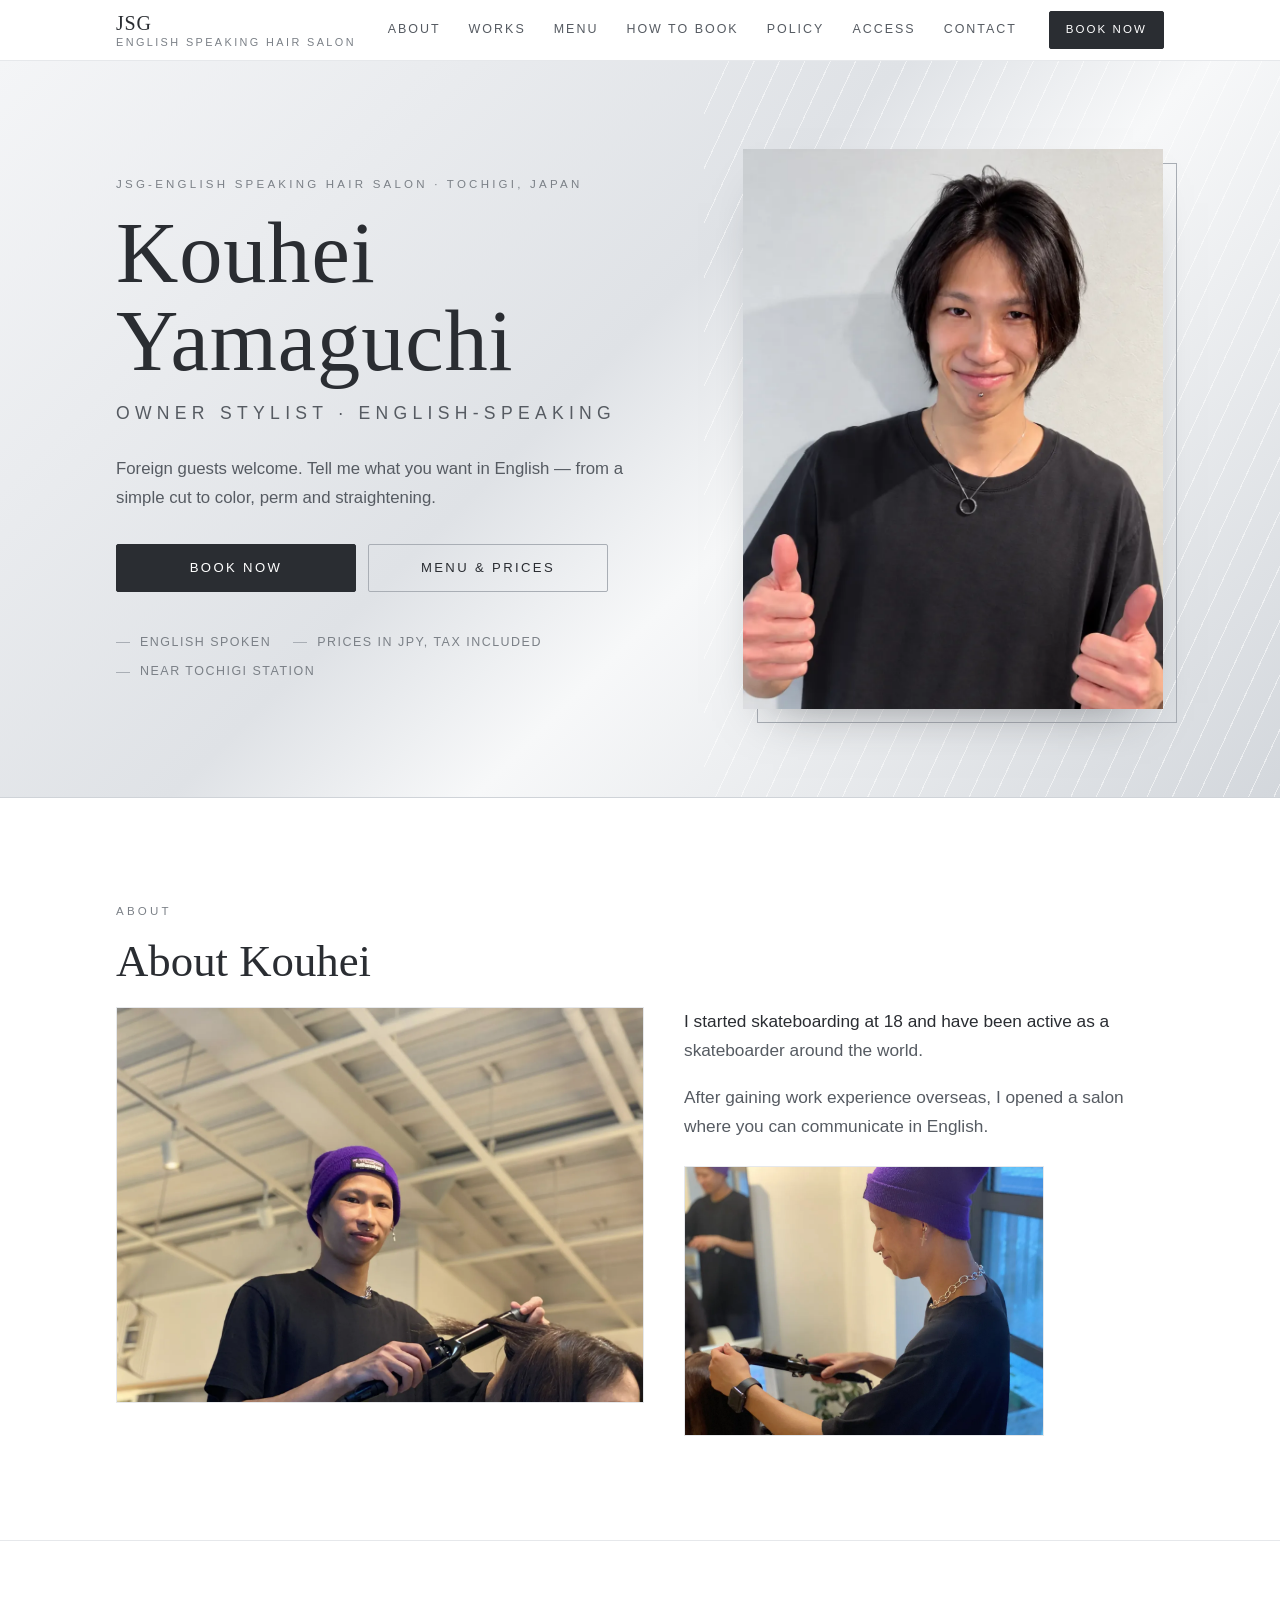
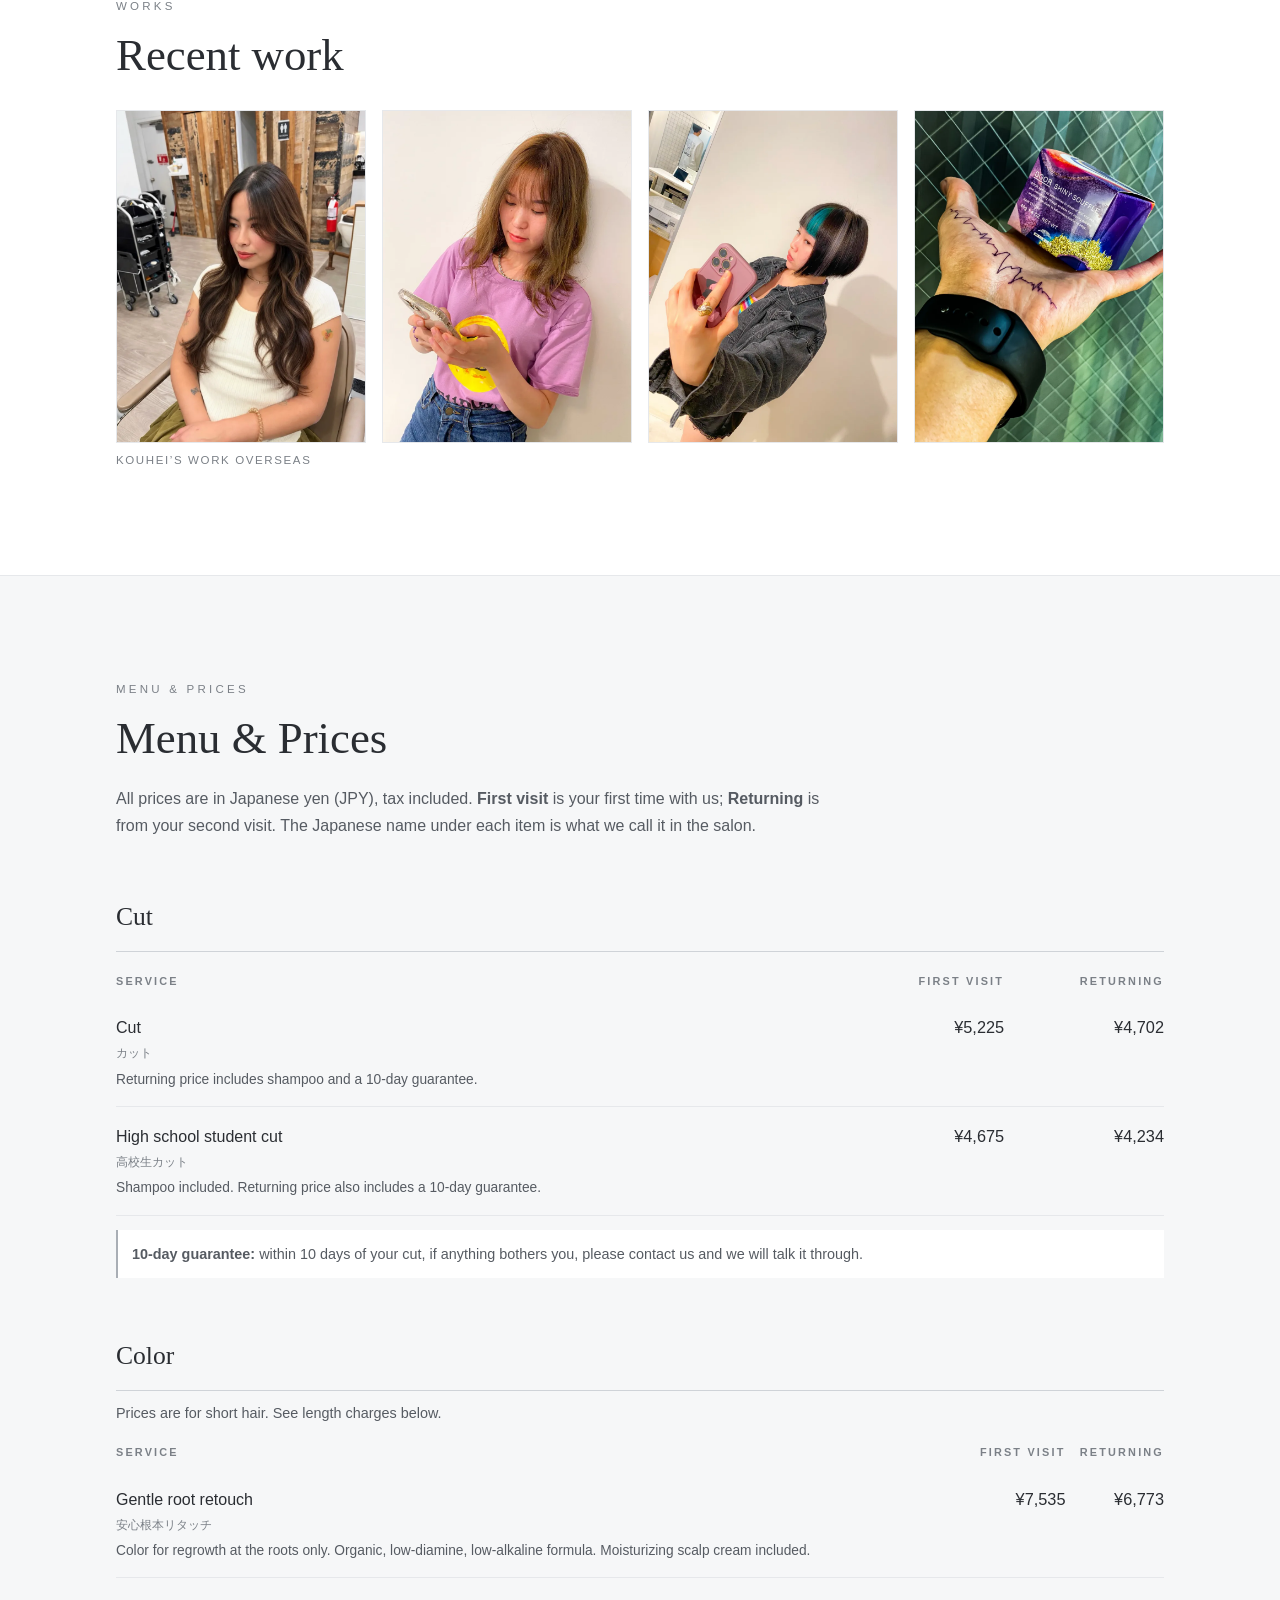
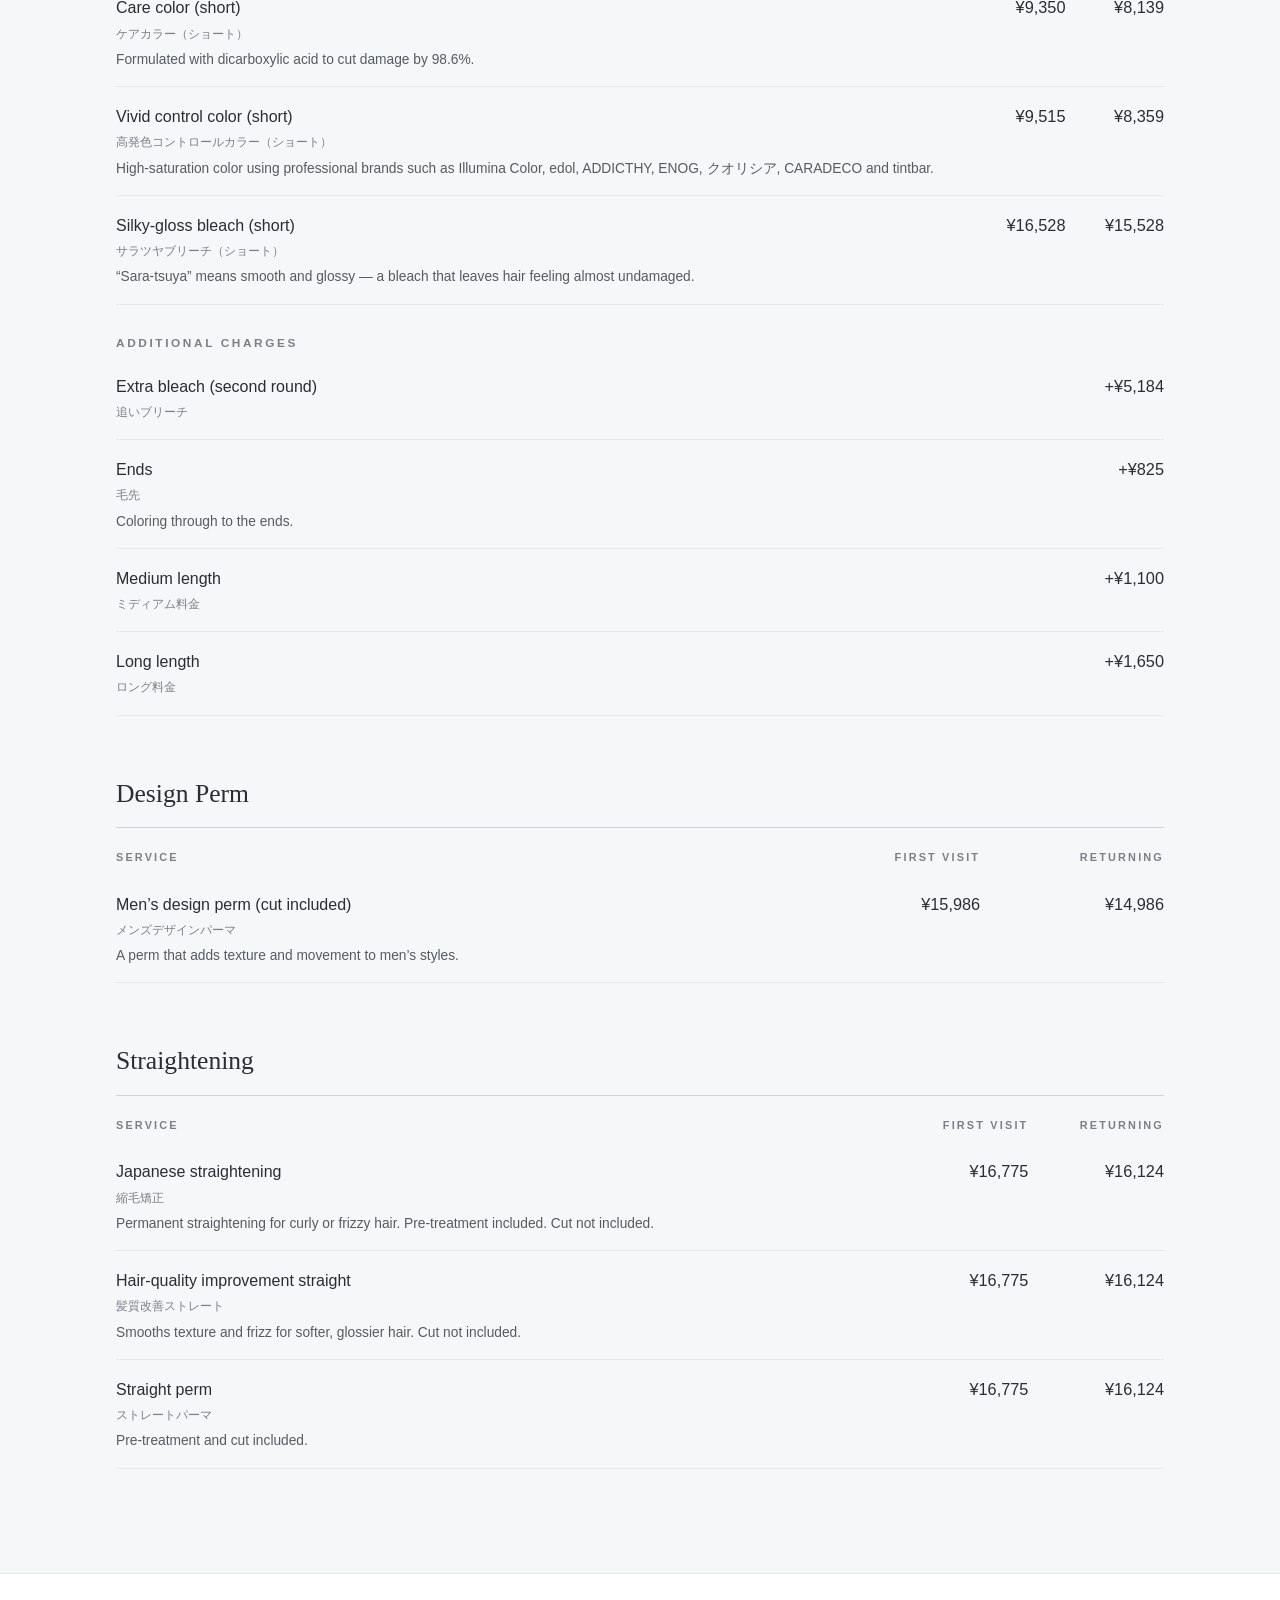
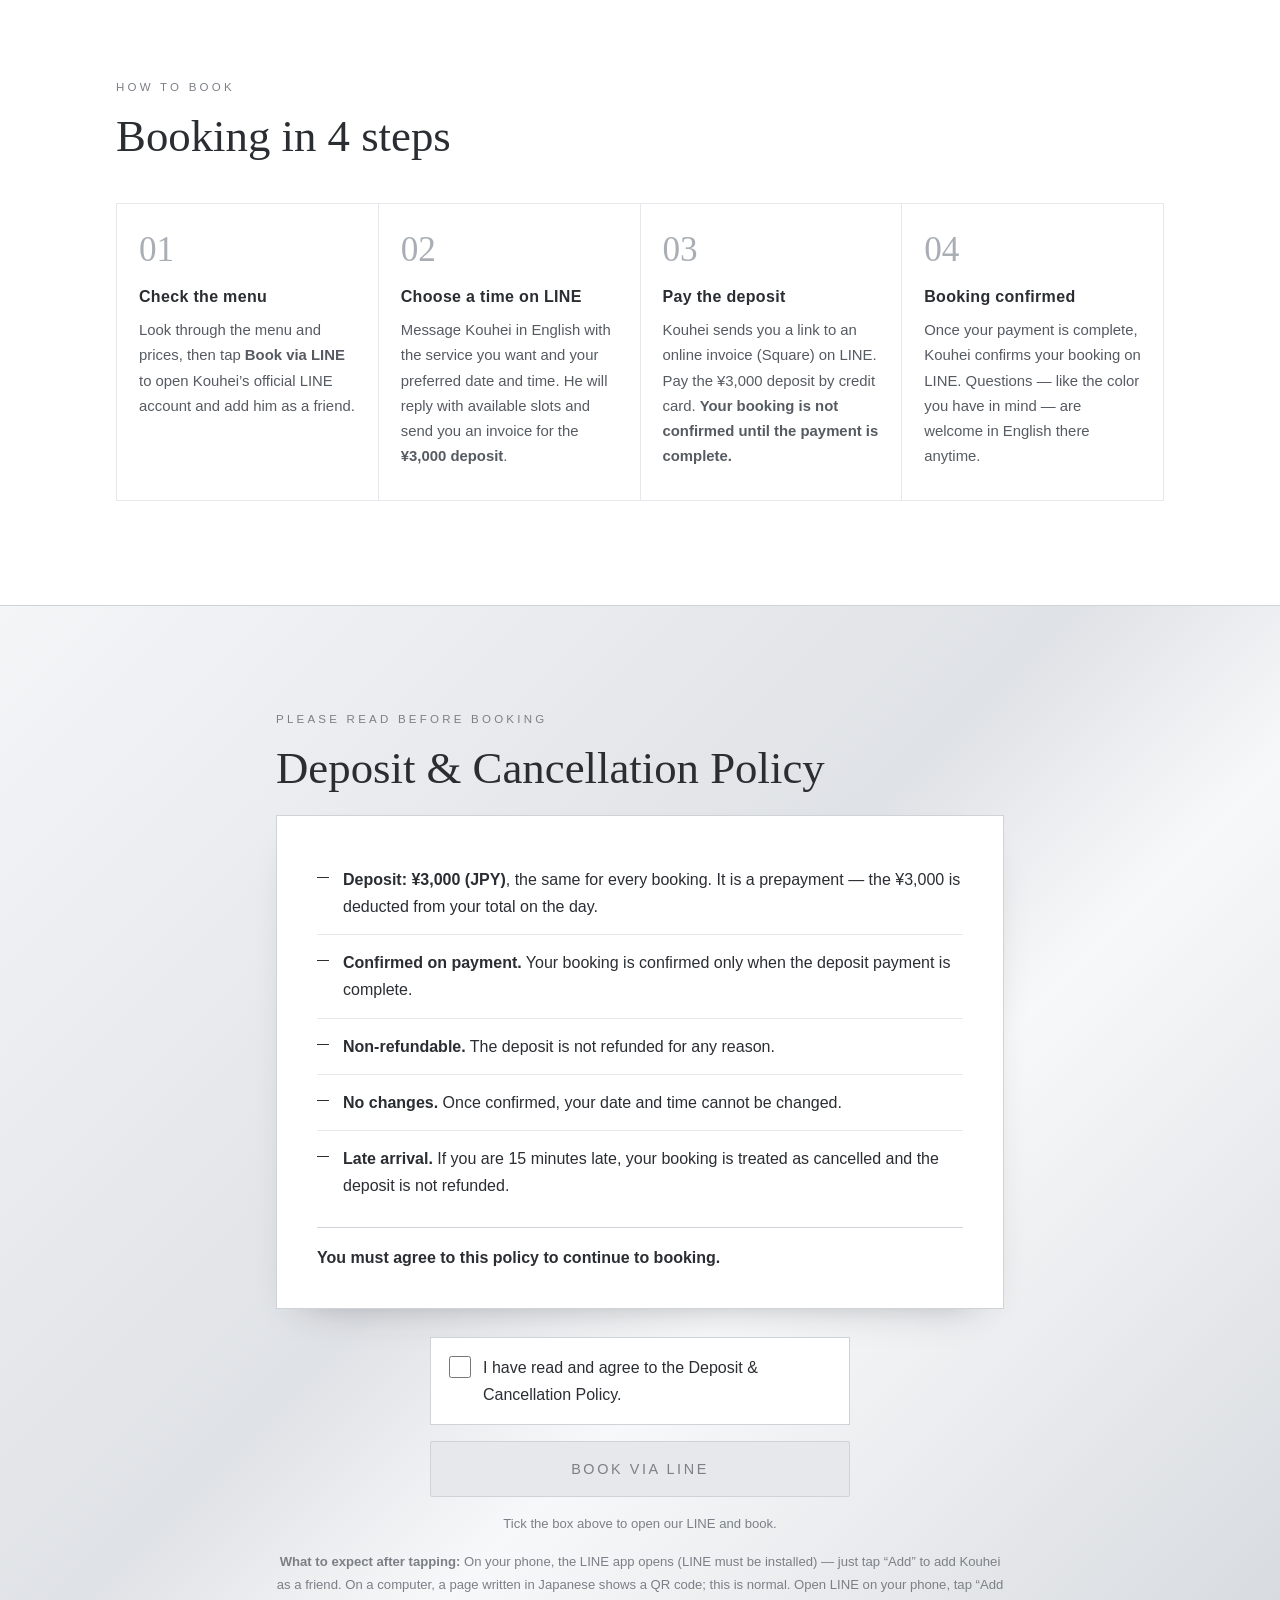
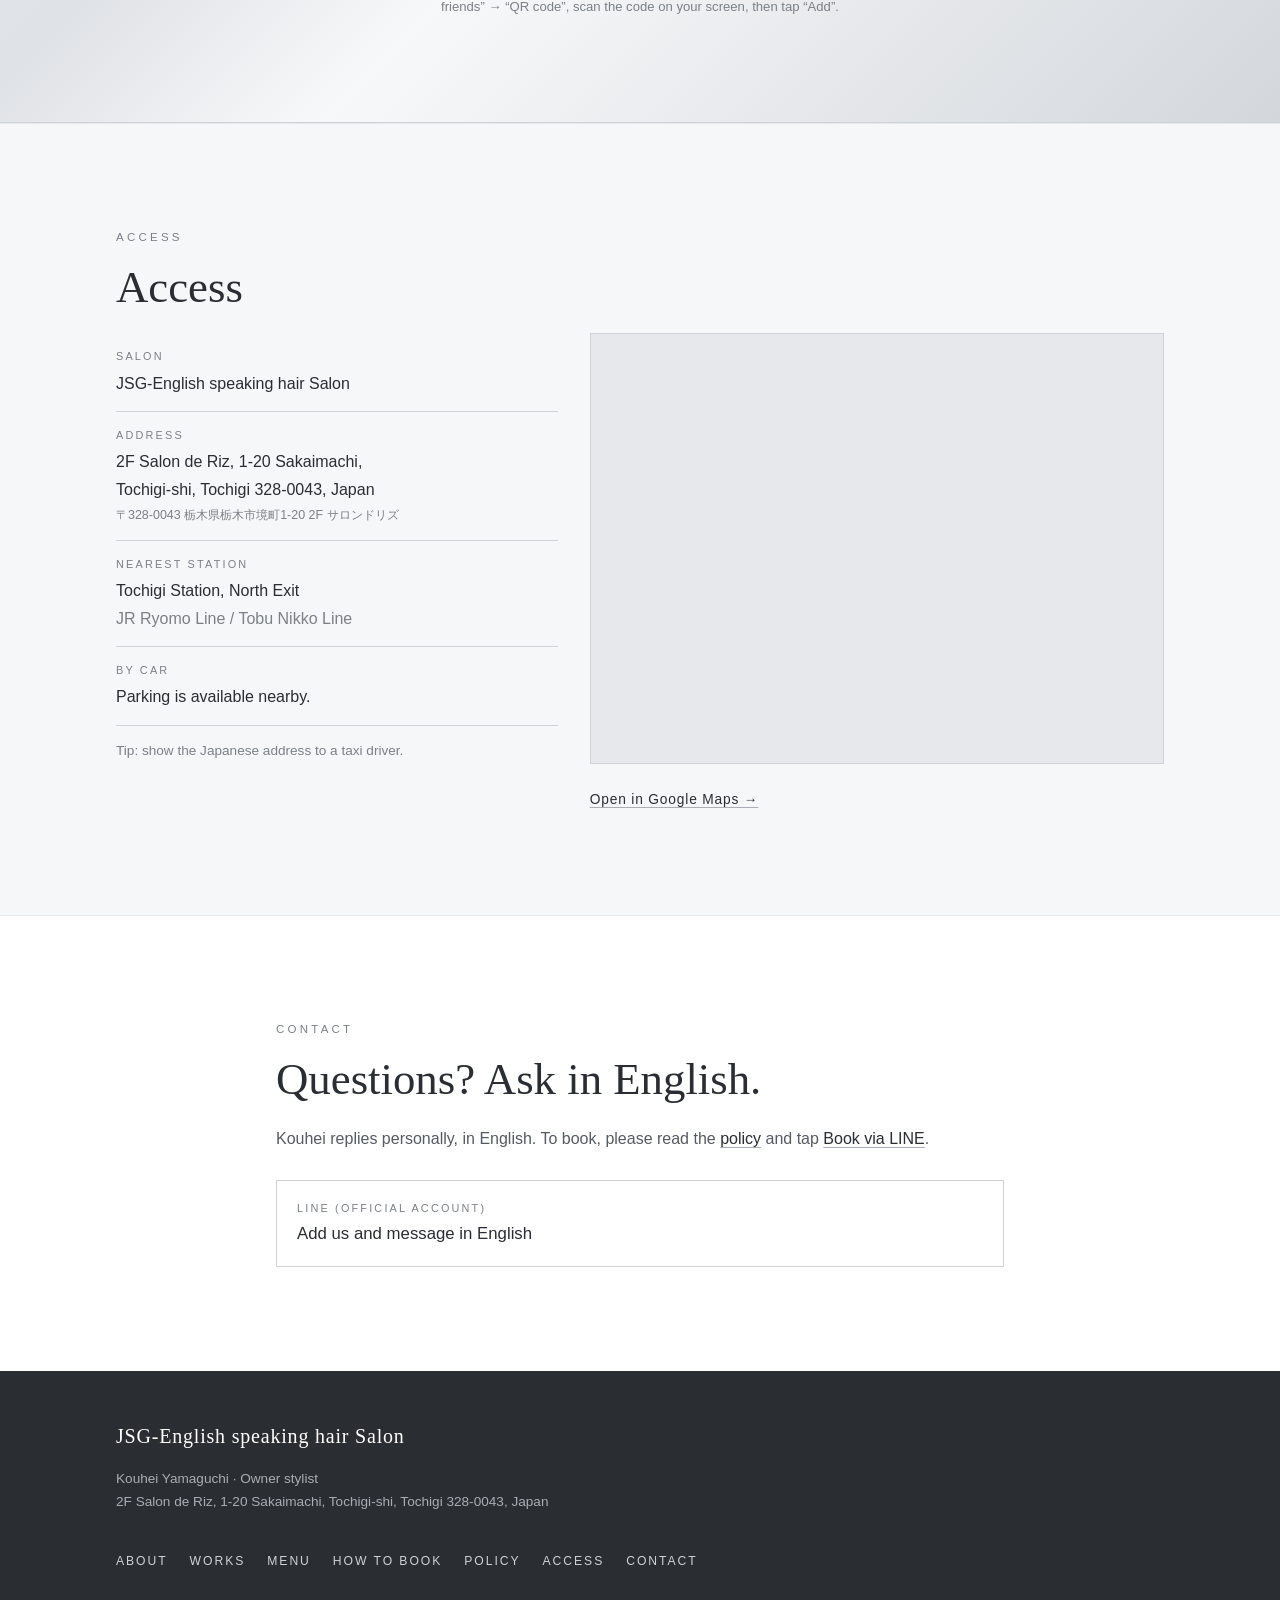
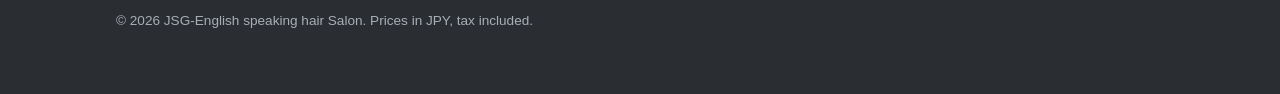
<file: index.html>
<!doctype html>
<html lang="en">
<head>
  <meta charset="utf-8">
  <meta name="viewport" content="width=device-width, initial-scale=1">
  <title>JSG-English speaking hair Salon | Kouhei Yamaguchi, Owner Stylist | Tochigi, Japan</title>
  <meta name="description" content="JSG-English speaking hair Salon in Tochigi, Japan. Owner stylist Kouhei Yamaguchi welcomes foreign guests — cut, color, perm and straightening in English. Prices in JPY. Near Tochigi Station North Exit.">
  <meta name="robots" content="index, follow">
  <!-- 公開URL（GitHub Pages）。独自ドメインに移すときは canonical / og:url / og:image / JSON-LD / sitemap.xml / robots.txt をまとめて差し替える -->
  <link rel="canonical" href="https://salonderiz201431-cpu.github.io/jsg-site/">

  <!-- Open Graph -->
  <meta property="og:type" content="website">
  <meta property="og:site_name" content="JSG-English speaking hair Salon">
  <meta property="og:title" content="JSG-English speaking hair Salon — Kouhei Yamaguchi, Owner Stylist">
  <meta property="og:description" content="Foreign guests welcome in Tochigi, Japan. Cut, color, perm and straightening with an English-speaking owner stylist. Book via LINE with a ¥3,000 deposit.">
  <meta property="og:url" content="https://salonderiz201431-cpu.github.io/jsg-site/">
  <meta property="og:image" content="https://salonderiz201431-cpu.github.io/jsg-site/images/og-image.png">
  <meta property="og:image:width" content="1200">
  <meta property="og:image:height" content="630">
  <meta property="og:locale" content="en_US">
  <meta name="twitter:card" content="summary_large_image">

  <link rel="icon" href="images/favicon.svg" type="image/svg+xml">
  <meta name="theme-color" content="#f4f5f6">
  <link rel="stylesheet" href="css/style.css">

  <script type="application/ld+json">
  {
    "@context": "https://schema.org",
    "@type": "HairSalon",
    "name": "JSG-English speaking hair Salon",
    "url": "https://salonderiz201431-cpu.github.io/jsg-site/",
    "image": "https://salonderiz201431-cpu.github.io/jsg-site/images/og-image.png",
    "priceRange": "¥¥",
    "currenciesAccepted": "JPY",
    "availableLanguage": ["English", "Japanese"],
    "address": {
      "@type": "PostalAddress",
      "streetAddress": "2F Salon de Riz, 1-20 Sakaimachi",
      "addressLocality": "Tochigi-shi",
      "addressRegion": "Tochigi",
      "postalCode": "328-0043",
      "addressCountry": "JP"
    },
    "founder": {
      "@type": "Person",
      "name": "Kouhei Yamaguchi",
      "jobTitle": "Owner Stylist",
      "knowsLanguage": ["en", "ja"]
    }
  }
  </script>
</head>
<body>

<header class="site-header">
  <div class="wrap header-inner">
    <a class="brand" href="#top" aria-label="JSG-English speaking hair Salon — back to top">
      <span class="brand-name">JSG</span>
      <span class="brand-sub">English speaking hair Salon</span>
    </a>
    <nav class="nav" aria-label="Main">
      <a href="#about">About</a>
      <a href="#works">Works</a>
      <a href="#menu">Menu</a>
      <a href="#how">How to book</a>
      <a href="#policy">Policy</a>
      <a href="#access">Access</a>
      <a href="#contact">Contact</a>
    </nav>
    <a class="btn btn-small" href="#book">Book now</a>
  </div>
</header>

<main id="top">

  <!-- 1. HERO -->
  <section class="hero" aria-labelledby="hero-title">
    <div class="wrap hero-inner">
      <div class="hero-text">
      <p class="eyebrow">JSG-English speaking hair Salon · Tochigi, Japan</p>
      <h1 id="hero-title">
        <span class="hero-name">Kouhei Yamaguchi</span>
        <span class="hero-role">Owner stylist · English-speaking</span>
      </h1>
      <p class="hero-lead">Foreign guests welcome. Tell me what you want in English — from a simple cut to color, perm and straightening.</p>
      <div class="hero-actions">
        <a class="btn" href="#book">Book now</a>
        <a class="btn btn-ghost" href="#menu">Menu &amp; prices</a>
      </div>
      <ul class="hero-facts">
        <li>English spoken</li>
        <li>Prices in JPY, tax included</li>
        <li>Near Tochigi Station</li>
      </ul>
      </div>
      <!-- ファーストビューの写真は表示を速くするため遅延読み込みにしない -->
      <figure class="hero-img">
        <img src="images/kouhei-portrait.webp" alt="Kouhei Yamaguchi, owner stylist, smiling with two thumbs up" width="900" height="1581" fetchpriority="high" decoding="async">
      </figure>
    </div>
  </section>

  <!-- 2. ABOUT -->
  <section id="about" class="section" aria-labelledby="about-title">
    <div class="wrap">
      <p class="eyebrow">About</p>
      <h2 id="about-title">About Kouhei</h2>
      <div class="about-grid">
        <figure class="about-img">
          <img src="images/kouhei-at-work.webp" alt="Kouhei styling a guest’s hair with a curling iron" width="1600" height="1200" loading="lazy" decoding="async">
        </figure>
        <div class="about-text">
          <p>I started skateboarding at 18 and have been active as a skateboarder around the world.</p>
          <p>After gaining work experience overseas, I opened a salon where you can communicate in English.</p>
          <figure class="about-sub">
            <img src="images/kouhei-styling.webp" alt="Kouhei curling a guest’s hair in the salon" width="1200" height="900" loading="lazy" decoding="async">
          </figure>
        </div>
      </div>
    </div>
  </section>

  <!-- 2b. WORKS（写っている方の掲載同意あり：2026-10-16 石黒さん確認） -->
  <section id="works" class="section" aria-labelledby="works-title">
    <div class="wrap">
      <p class="eyebrow">Works</p>
      <h2 id="works-title">Recent work</h2>
      <div class="works-grid">
        <!-- 山口さんが海外で働いていたときの施術（石黒さん確認 2026-10-16） -->
        <figure>
          <img src="images/work-overseas.webp" alt="Long layered hair with soft waves and brown highlights, styled by Kouhei overseas" width="900" height="1134" loading="lazy" decoding="async">
          <figcaption>Kouhei’s work overseas</figcaption>
        </figure>
        <figure>
          <img src="images/work-layers.webp" alt="Medium-length layered cut with a soft fringe and a light brown color" width="900" height="1047" loading="lazy" decoding="async">
        </figure>
        <figure>
          <img src="images/work-bob.webp" alt="Short bob with a teal color accent in the fringe" width="900" height="1200" loading="lazy" decoding="async">
        </figure>
        <figure>
          <img src="images/work-product.webp" alt="Milbon DOOR Shiny Souffle styling product held in a hand" width="900" height="1200" loading="lazy" decoding="async">
        </figure>
      </div>
    </div>
  </section>

  <!-- 3. MENU & PRICES -->
  <section id="menu" class="section section-tint" aria-labelledby="menu-title">
    <div class="wrap">
      <p class="eyebrow">Menu &amp; Prices</p>
      <h2 id="menu-title">Menu &amp; Prices</h2>
      <p class="section-lead">All prices are in Japanese yen (JPY), tax included. <strong>First visit</strong> is your first time with us; <strong>Returning</strong> is from your second visit. The Japanese name under each item is what we call it in the salon.</p>

      <!-- CUT -->
      <div class="menu-block">
        <h3>Cut</h3>
        <table class="price-table">
          <thead><tr><th scope="col">Service</th><th scope="col">First visit</th><th scope="col">Returning</th></tr></thead>
          <tbody>
            <tr>
              <th scope="row"><span class="item">Cut</span><span class="jp" lang="ja">カット</span><span class="desc">Returning price includes shampoo and a 10-day guarantee.</span></th>
              <td data-label="First visit">¥5,225</td><td data-label="Returning">¥4,702</td>
            </tr>
            <tr>
              <th scope="row"><span class="item">High school student cut</span><span class="jp" lang="ja">高校生カット</span><span class="desc">Shampoo included. Returning price also includes a 10-day guarantee.</span></th>
              <td data-label="First visit">¥4,675</td><td data-label="Returning">¥4,234</td>
            </tr>
          </tbody>
        </table>
        <p class="block-note"><strong>10-day guarantee:</strong> within 10 days of your cut, if anything bothers you, please contact us and we will talk it through.</p>
      </div>

      <!-- COLOR -->
      <div class="menu-block">
        <h3>Color</h3>
        <p class="block-intro">Prices are for short hair. See length charges below.</p>
        <table class="price-table">
          <thead><tr><th scope="col">Service</th><th scope="col">First visit</th><th scope="col">Returning</th></tr></thead>
          <tbody>
            <tr>
              <th scope="row"><span class="item">Gentle root retouch</span><span class="jp" lang="ja">安心根本リタッチ</span><span class="desc">Color for regrowth at the roots only. Organic, low-diamine, low-alkaline formula. Moisturizing scalp cream included.</span></th>
              <td data-label="First visit">¥7,535</td><td data-label="Returning">¥6,773</td>
            </tr>
            <tr>
              <th scope="row"><span class="item">Care color (short)</span><span class="jp" lang="ja">ケアカラー（ショート）</span><span class="desc">Formulated with dicarboxylic acid to cut damage by 98.6%.</span></th>
              <td data-label="First visit">¥9,350</td><td data-label="Returning">¥8,139</td>
            </tr>
            <tr>
              <th scope="row"><span class="item">Vivid control color (short)</span><span class="jp" lang="ja">高発色コントロールカラー（ショート）</span><span class="desc">High-saturation color using professional brands such as Illumina Color, edol, ADDICTHY, ENOG, <span lang="ja">クオリシア</span>, CARADECO and tintbar.</span></th>
              <td data-label="First visit">¥9,515</td><td data-label="Returning">¥8,359</td>
            </tr>
            <tr>
              <th scope="row"><span class="item">Silky-gloss bleach (short)</span><span class="jp" lang="ja">サラツヤブリーチ（ショート）</span><span class="desc">“Sara-tsuya” means smooth and glossy — a bleach that leaves hair feeling almost undamaged.</span></th>
              <td data-label="First visit">¥16,528</td><td data-label="Returning">¥15,528</td>
            </tr>
          </tbody>
        </table>
        <h4>Additional charges</h4>
        <table class="price-table price-table-add">
          <tbody>
            <tr><th scope="row"><span class="item">Extra bleach (second round)</span><span class="jp" lang="ja">追いブリーチ</span></th><td data-label="Add">+¥5,184</td></tr>
            <tr><th scope="row"><span class="item">Ends</span><span class="jp" lang="ja">毛先</span><span class="desc">Coloring through to the ends.</span></th><td data-label="Add">+¥825</td></tr>
            <tr><th scope="row"><span class="item">Medium length</span><span class="jp" lang="ja">ミディアム料金</span></th><td data-label="Add">+¥1,100</td></tr>
            <tr><th scope="row"><span class="item">Long length</span><span class="jp" lang="ja">ロング料金</span></th><td data-label="Add">+¥1,650</td></tr>
          </tbody>
        </table>
      </div>

      <!-- DESIGN PERM -->
      <div class="menu-block">
        <h3>Design Perm</h3>
        <table class="price-table">
          <thead><tr><th scope="col">Service</th><th scope="col">First visit</th><th scope="col">Returning</th></tr></thead>
          <tbody>
            <tr>
              <th scope="row"><span class="item">Men’s design perm (cut included)</span><span class="jp" lang="ja">メンズデザインパーマ</span><span class="desc">A perm that adds texture and movement to men’s styles.</span></th>
              <td data-label="First visit">¥15,986</td><td data-label="Returning">¥14,986</td>
            </tr>
          </tbody>
        </table>
      </div>

      <!-- STRAIGHT -->
      <div class="menu-block">
        <h3>Straightening</h3>
        <table class="price-table">
          <thead><tr><th scope="col">Service</th><th scope="col">First visit</th><th scope="col">Returning</th></tr></thead>
          <tbody>
            <tr>
              <th scope="row"><span class="item">Japanese straightening</span><span class="jp" lang="ja">縮毛矯正</span><span class="desc">Permanent straightening for curly or frizzy hair. Pre-treatment included. Cut not included.</span></th>
              <td data-label="First visit">¥16,775</td><td data-label="Returning">¥16,124</td>
            </tr>
            <tr>
              <th scope="row"><span class="item">Hair-quality improvement straight</span><span class="jp" lang="ja">髪質改善ストレート</span><span class="desc">Smooths texture and frizz for softer, glossier hair. Cut not included.</span></th>
              <td data-label="First visit">¥16,775</td><td data-label="Returning">¥16,124</td>
            </tr>
            <tr>
              <th scope="row"><span class="item">Straight perm</span><span class="jp" lang="ja">ストレートパーマ</span><span class="desc">Pre-treatment and cut included.</span></th>
              <td data-label="First visit">¥16,775</td><td data-label="Returning">¥16,124</td>
            </tr>
          </tbody>
        </table>
      </div>
    </div>
  </section>

  <!-- 4. HOW TO BOOK -->
  <section id="how" class="section" aria-labelledby="how-title">
    <div class="wrap">
      <p class="eyebrow">How to book</p>
      <h2 id="how-title">Booking in 4 steps</h2>
      <ol class="steps">
        <li>
          <span class="step-num" aria-hidden="true">01</span>
          <h3>Check the menu</h3>
          <p>Look through the menu and prices, then tap <strong>Book via LINE</strong> to open Kouhei’s official LINE account and add him as a friend.</p>
        </li>
        <li>
          <span class="step-num" aria-hidden="true">02</span>
          <h3>Choose a time on LINE</h3>
          <p>Message Kouhei in English with the service you want and your preferred date and time. He will reply with available slots and send you an invoice for the <strong>¥3,000 deposit</strong>.</p>
        </li>
        <li>
          <span class="step-num" aria-hidden="true">03</span>
          <h3>Pay the deposit</h3>
          <p>Kouhei sends you a link to an online invoice (Square) on LINE. Pay the ¥3,000 deposit by credit card. <strong>Your booking is not confirmed until the payment is complete.</strong></p>
        </li>
        <li>
          <span class="step-num" aria-hidden="true">04</span>
          <h3>Booking confirmed</h3>
          <p>Once your payment is complete, Kouhei confirms your booking on LINE. Questions — like the color you have in mind — are welcome in English there anytime.</p>
        </li>
      </ol>
    </div>
  </section>

  <!-- 5. DEPOSIT & CANCELLATION POLICY -->
  <section id="policy" class="section section-policy" aria-labelledby="policy-title">
    <div class="wrap narrow">
      <p class="eyebrow">Please read before booking</p>
      <h2 id="policy-title">Deposit &amp; Cancellation Policy</h2>
      <div class="policy-card">
        <ul class="policy-list">
          <li><strong>Deposit: ¥3,000 (JPY)</strong>, the same for every booking. It is a prepayment — the ¥3,000 is deducted from your total on the day.</li>
          <li><strong>Confirmed on payment.</strong> Your booking is confirmed only when the deposit payment is complete.</li>
          <li><strong>Non-refundable.</strong> The deposit is not refunded for any reason.</li>
          <li><strong>No changes.</strong> Once confirmed, your date and time cannot be changed.</li>
          <li><strong>Late arrival.</strong> If you are 15 minutes late, your booking is treated as cancelled and the deposit is not refunded.</li>
        </ul>
        <p class="policy-agree">You must agree to this policy to continue to booking.</p>
      </div>

      <!-- BOOKING (agreement + button) -->
      <div id="book" class="book-box">
        <label class="agree">
          <input type="checkbox" id="agree-policy">
          <span>I have read and agree to the Deposit &amp; Cancellation Policy.</span>
        </label>
        <!-- 予約URL。Contact の「LINE (official account)」カードにも同じURLがあるので、変えるときは2か所とも差し替える -->
        <a id="book-button" class="btn btn-large is-disabled" href="https://lin.ee/5ZnlQEM" target="_blank" rel="noopener" aria-disabled="true" tabindex="-1">Book via LINE</a>
        <p class="book-hint" id="book-hint">Tick the box above to open our LINE and book.</p>
        <p class="book-hint"><strong>What to expect after tapping:</strong> On your phone, the LINE app opens (LINE must be installed) — just tap “Add” to add Kouhei as a friend. On a computer, a page written in Japanese shows a QR code; this is normal. Open LINE on your phone, tap “Add friends” → “QR code”, scan the code on your screen, then tap “Add”.</p>
        <noscript><p class="book-hint">Please enable JavaScript to use the booking button.</p></noscript>
      </div>
    </div>
  </section>

  <!-- 6. ACCESS -->
  <section id="access" class="section section-tint" aria-labelledby="access-title">
    <div class="wrap">
      <p class="eyebrow">Access</p>
      <h2 id="access-title">Access</h2>
      <div class="access-grid">
        <div class="access-text">
          <dl class="info-list">
            <div><dt>Salon</dt><dd>JSG-English speaking hair Salon</dd></div>
            <div><dt>Address</dt><dd>2F Salon de Riz, 1-20 Sakaimachi,<br>Tochigi-shi, Tochigi 328-0043, Japan<br><span class="jp" lang="ja">〒328-0043 栃木県栃木市境町1-20 2F サロンドリズ</span></dd></div>
            <div><dt>Nearest station</dt><dd>Tochigi Station, North Exit<br><span class="muted">JR Ryomo Line / Tobu Nikko Line</span></dd></div>
            <div><dt>By car</dt><dd>Parking is available nearby.</dd></div>
          </dl>
          <p class="muted small">Tip: show the Japanese address to a taxi driver.</p>
        </div>
        <div class="map">
          <iframe
            title="Map: JSG-English speaking hair Salon, 1-20 Sakaimachi, Tochigi"
            src="https://www.google.com/maps?q=%E6%A0%83%E6%9C%A8%E7%9C%8C%E6%A0%83%E6%9C%A8%E5%B8%82%E5%A2%83%E7%94%BA1-20&amp;output=embed"
            loading="lazy"
            referrerpolicy="no-referrer-when-downgrade"
            allowfullscreen></iframe>
        </div>
        <p class="map-link"><a href="https://www.google.com/maps/search/?api=1&amp;query=%E6%A0%83%E6%9C%A8%E7%9C%8C%E6%A0%83%E6%9C%A8%E5%B8%82%E5%A2%83%E7%94%BA1-20" target="_blank" rel="noopener">Open in Google Maps →</a></p>
      </div>
    </div>
  </section>

  <!-- 7. CONTACT -->
  <section id="contact" class="section" aria-labelledby="contact-title">
    <div class="wrap narrow">
      <p class="eyebrow">Contact</p>
      <h2 id="contact-title">Questions? Ask in English.</h2>
      <p class="section-lead">Kouhei replies personally, in English. To book, please read the <a href="#policy">policy</a> and tap <a href="#book">Book via LINE</a>.</p>
      <ul class="contact-list">
        <li>
          <a class="contact-card" href="https://lin.ee/5ZnlQEM" target="_blank" rel="noopener">
            <span class="contact-label">LINE (official account)</span>
            <span class="contact-value">Add us and message in English</span>
          </a>
        </li>
        <!-- Instagram・Email は掲載しない（2026-10-27 石黒さん決定）。連絡はLINEのみ -->
      </ul>
    </div>
  </section>

</main>

<!-- 8. FOOTER -->
<footer class="site-footer">
  <div class="wrap footer-inner">
    <div>
      <p class="brand-name">JSG-English speaking hair Salon</p>
      <p class="muted small">Kouhei Yamaguchi · Owner stylist<br>2F Salon de Riz, 1-20 Sakaimachi, Tochigi-shi, Tochigi 328-0043, Japan</p>
    </div>
    <nav class="footer-nav" aria-label="Footer">
      <a href="#about">About</a>
      <a href="#works">Works</a>
      <a href="#menu">Menu</a>
      <a href="#how">How to book</a>
      <a href="#policy">Policy</a>
      <a href="#access">Access</a>
      <a href="#contact">Contact</a>
    </nav>
    <p class="muted small">© <span id="year">2026</span> JSG-English speaking hair Salon. Prices in JPY, tax included.</p>
  </div>
</footer>

<!-- Mobile sticky booking bar -->
<a class="sticky-book" href="#book">Book now</a>

<script src="js/main.js" defer></script>
</body>
</html>
</file>
<file: css/style.css>
/* Salon de Riz — Kohei Yamaguchi (English site)
   Palette: white / silver / gray. No external fonts or CDNs. */

:root {
  color-scheme: light;

  --white: #ffffff;
  --paper: #f6f7f8;
  --silver-1: #e6e8eb;
  --silver-2: #cfd3d8;
  --silver-3: #a9aeb5;
  --gray-1: #7b8087;
  --gray-2: #565b62;
  --ink: #2a2d32;

  --silver-sheen: linear-gradient(135deg, #f4f5f7 0%, #dfe2e6 45%, #f7f8f9 60%, #d3d7dc 100%);

  --serif: "Didot", "Bodoni 72", "Bodoni MT", "Playfair Display", "Times New Roman", Georgia, serif;
  --sans: -apple-system, BlinkMacSystemFont, "Segoe UI", "Helvetica Neue", Helvetica, Arial,
          "Hiragino Sans", "Noto Sans JP", "Yu Gothic", sans-serif;

  --gutter: 16px;
  --radius: 2px;
  --header-h: 60px;
}

*, *::before, *::after { box-sizing: border-box; }

html { scroll-behavior: smooth; scroll-padding-top: calc(var(--header-h) + 8px); }
@media (prefers-reduced-motion: reduce) { html { scroll-behavior: auto; } }

body {
  margin: 0;
  background: var(--white);
  color: var(--ink);
  font-family: var(--sans);
  font-size: 16px;
  line-height: 1.7;
  -webkit-font-smoothing: antialiased;
  -webkit-text-size-adjust: 100%;
  overflow-x: hidden;
}

img, iframe { max-width: 100%; display: block; }
a { color: var(--ink); text-underline-offset: 3px; text-decoration-color: var(--silver-3); }
a:hover { text-decoration-color: var(--ink); }
:focus-visible { outline: 2px solid var(--gray-2); outline-offset: 3px; }

.wrap { width: 100%; max-width: 1080px; margin: 0 auto; padding: 0 var(--gutter); }
.wrap.narrow { max-width: 760px; }
.muted { color: var(--gray-1); }
.small { font-size: 0.85rem; }

/* ---------- Header ---------- */
.site-header {
  position: sticky; top: 0; z-index: 20;
  background: rgba(255, 255, 255, 0.92);
  -webkit-backdrop-filter: saturate(140%) blur(10px);
  backdrop-filter: saturate(140%) blur(10px);
  border-bottom: 1px solid var(--silver-1);
}
.header-inner { height: var(--header-h); display: flex; align-items: center; justify-content: space-between; gap: 16px; }
.brand { text-decoration: none; display: flex; flex-direction: column; line-height: 1.1; }
.brand-name { font-family: var(--serif); font-size: 1.25rem; letter-spacing: 0.04em; margin: 0; }
.brand-sub { white-space: nowrap; font-size: 0.68rem; letter-spacing: 0.22em; text-transform: uppercase; color: var(--gray-1); margin-top: 3px; }
.nav { display: none; gap: 28px; }
.nav a { text-decoration: none; font-size: 0.78rem; letter-spacing: 0.16em; text-transform: uppercase; color: var(--gray-2); }
.nav a:hover { color: var(--ink); }
@media (min-width: 860px) { .nav { display: flex; } }

/* ---------- Buttons ---------- */
.btn {
  display: inline-flex; align-items: center; justify-content: center;
  min-height: 48px; padding: 0 28px;
  background: var(--ink); color: var(--white);
  border: 1px solid var(--ink); border-radius: var(--radius);
  font-size: 0.82rem; letter-spacing: 0.18em; text-transform: uppercase; text-decoration: none;
  transition: background .2s, color .2s, border-color .2s, opacity .2s;
  cursor: pointer; white-space: nowrap;
}
.btn:hover { background: var(--gray-2); border-color: var(--gray-2); }
.btn-ghost { background: transparent; color: var(--ink); border-color: var(--silver-3); }
.btn-ghost:hover { background: var(--paper); color: var(--ink); border-color: var(--ink); }
.btn-small { min-height: 38px; padding: 0 16px; font-size: 0.72rem; }
.btn-large { min-height: 56px; width: 100%; max-width: 420px; font-size: 0.9rem; }
.btn.is-disabled {
  background: var(--silver-1); color: var(--gray-1); border-color: var(--silver-2);
  cursor: not-allowed; pointer-events: none;
}

/* ---------- Hero ---------- */
.hero {
  position: relative;
  background: var(--silver-sheen);
  border-bottom: 1px solid var(--silver-2);
  overflow: hidden;
}
.hero::after {
  /* thin silver rule motif */
  content: ""; position: absolute; right: -10%; top: 0; bottom: 0; width: 55%;
  background: repeating-linear-gradient(115deg, transparent 0 22px, rgba(255,255,255,.55) 22px 23px);
  pointer-events: none;
}
.hero-inner { position: relative; z-index: 1; padding-top: 72px; padding-bottom: 72px; }
@media (min-width: 860px) { .hero-inner { padding-top: 128px; padding-bottom: 120px; } }
.eyebrow { font-size: 0.72rem; letter-spacing: 0.28em; text-transform: uppercase; color: var(--gray-1); margin: 0 0 14px; }
.hero h1 { margin: 0; font-weight: 400; }
.hero-name { display: block; font-family: var(--serif); font-size: clamp(2.6rem, 10vw, 5.4rem); line-height: 1.02; letter-spacing: 0.01em; }
.hero-role { display: block; margin-top: 14px; font-size: clamp(0.9rem, 3.4vw, 1.1rem); letter-spacing: 0.3em; text-transform: uppercase; color: var(--gray-2); }
.hero-lead { max-width: 34rem; margin: 26px 0 32px; font-size: 1.05rem; color: var(--gray-2); }
.hero-actions { display: flex; flex-wrap: wrap; gap: 12px; }
.hero-actions .btn { flex: 1 1 180px; max-width: 240px; }
.hero-facts { list-style: none; padding: 0; margin: 40px 0 0; display: flex; flex-wrap: wrap; gap: 8px 22px; font-size: 0.78rem; letter-spacing: 0.12em; text-transform: uppercase; color: var(--gray-1); }
.hero-facts li::before { content: ""; display: inline-block; width: 14px; height: 1px; background: var(--silver-3); vertical-align: middle; margin-right: 10px; }

/* ---------- Sections ---------- */
.section { padding: 72px 0; }
@media (min-width: 860px) { .section { padding: 104px 0; } }
.section-tint { background: var(--paper); border-top: 1px solid var(--silver-1); border-bottom: 1px solid var(--silver-1); }
.section h2 { font-family: var(--serif); font-weight: 400; font-size: clamp(1.9rem, 6vw, 2.8rem); line-height: 1.15; margin: 0 0 20px; }
.section-lead { color: var(--gray-2); max-width: 46rem; margin: 0 0 24px; }

/* ---------- Menu ---------- */
.menu-block { margin-top: 56px; }
.menu-block h3 {
  font-family: var(--serif); font-weight: 400; font-size: 1.6rem; margin: 0 0 6px;
  display: flex; flex-wrap: wrap; align-items: baseline; gap: 10px;
  padding-bottom: 12px; border-bottom: 1px solid var(--silver-2);
}
.menu-block h4 { font-size: 0.74rem; letter-spacing: 0.22em; text-transform: uppercase; color: var(--gray-1); font-weight: 600; margin: 28px 0 4px; }
.block-intro, .block-note { font-size: 0.9rem; color: var(--gray-2); margin: 10px 0 0; }
.block-note { margin-top: 14px; padding: 12px 14px; background: var(--white); border-left: 2px solid var(--silver-3); }
.tag { font-family: var(--sans); font-size: 0.66rem; letter-spacing: 0.16em; text-transform: uppercase; padding: 3px 9px; border: 1px solid var(--silver-3); color: var(--gray-2); border-radius: 20px; }

.price-table { width: 100%; border-collapse: collapse; margin-top: 4px; }
.price-table thead th { font-size: 0.68rem; letter-spacing: 0.2em; text-transform: uppercase; color: var(--gray-1); font-weight: 600; text-align: right; padding: 14px 0 8px 12px; }
.price-table thead th:first-child { text-align: left; padding-left: 0; }
.price-table tbody tr { border-bottom: 1px solid var(--silver-1); }
.price-table tbody th { text-align: left; font-weight: 400; padding: 16px 12px 16px 0; vertical-align: top; }
.price-table td { text-align: right; padding: 16px 0 16px 12px; white-space: nowrap; font-variant-numeric: tabular-nums; vertical-align: top; font-size: 1.02rem; }
.price-table td.na { color: var(--silver-3); }
.item { display: block; font-weight: 500; }
.jp { display: block; font-size: 0.78rem; color: var(--gray-1); margin-top: 2px; }
.desc { display: block; font-size: 0.86rem; color: var(--gray-2); margin-top: 4px; line-height: 1.55; }
.desc .jp, .desc [lang="ja"] { display: inline; font-size: inherit; color: inherit; margin: 0; }
.mark { color: var(--gray-1); font-size: 0.8em; margin-left: 2px; vertical-align: super; }
.note-solo { font-size: 0.86rem; color: var(--gray-2); margin: 16px 0 0; }
.note-solo .mark { vertical-align: baseline; margin-right: 4px; }

/* Mobile: stack the two price columns under the service name */
@media (max-width: 599px) {
  .price-table thead { display: none; }
  .price-table tbody tr { display: grid; grid-template-columns: 1fr 1fr; padding: 14px 0; }
  .price-table tbody th { grid-column: 1 / -1; padding: 0 0 8px; }
  .price-table td { text-align: left; padding: 0; display: flex; flex-direction: column; }
  .price-table td::before { content: attr(data-label); font-size: 0.64rem; letter-spacing: 0.18em; text-transform: uppercase; color: var(--gray-1); }
  .price-table-add tbody tr { grid-template-columns: 1fr; }
  .price-table-add td::before { content: none; }
  .price-table td .mark { display: inline; }
}

/* ---------- Steps ---------- */
.steps { list-style: none; padding: 0; margin: 40px 0 0; display: grid; gap: 1px; background: var(--silver-1); border: 1px solid var(--silver-1); }
@media (min-width: 760px) { .steps { grid-template-columns: repeat(2, 1fr); } }
@media (min-width: 1000px) { .steps { grid-template-columns: repeat(4, 1fr); } }
.steps li { background: var(--white); padding: 28px 22px 30px; }
.step-num { display: block; font-family: var(--serif); font-size: 2.2rem; color: var(--silver-3); line-height: 1; }
.steps h3 { font-size: 1rem; font-weight: 600; letter-spacing: 0.02em; margin: 16px 0 8px; }
.steps p { margin: 0; color: var(--gray-2); font-size: 0.93rem; }

/* ---------- Policy ---------- */
.section-policy { background: var(--silver-sheen); border-top: 1px solid var(--silver-2); border-bottom: 1px solid var(--silver-2); }
.policy-card { background: var(--white); border: 1px solid var(--silver-2); padding: 26px 22px; box-shadow: 0 18px 40px -28px rgba(42, 45, 50, .45); }
@media (min-width: 600px) { .policy-card { padding: 36px 40px; } }
.policy-list { margin: 0; padding: 0; list-style: none; }
.policy-list li { padding: 14px 0 14px 26px; border-bottom: 1px solid var(--silver-1); position: relative; }
.policy-list li:last-child { border-bottom: 0; }
.policy-list li::before { content: ""; position: absolute; left: 0; top: 25px; width: 12px; height: 1px; background: var(--ink); }
.policy-list .mark { vertical-align: baseline; }
.policy-agree { margin: 14px 0 0; padding-top: 16px; border-top: 1px solid var(--silver-2); font-weight: 600; }

.book-box { margin-top: 28px; display: flex; flex-direction: column; align-items: center; gap: 16px; text-align: center; }
.agree { display: flex; align-items: flex-start; gap: 12px; text-align: left; cursor: pointer; background: var(--white); border: 1px solid var(--silver-2); padding: 16px 18px; max-width: 420px; width: 100%; }
.agree input { width: 22px; height: 22px; margin: 2px 0 0; flex: none; accent-color: var(--ink); cursor: pointer; }
.book-hint { margin: 0; font-size: 0.82rem; color: var(--gray-1); }

/* ---------- Access ---------- */
.access-grid { display: grid; gap: 32px; margin-top: 16px; }
@media (min-width: 860px) { .access-grid { grid-template-columns: 1fr 1.3fr; align-items: start; } }
.info-list { margin: 0; }
.info-list > div { padding: 14px 0; border-bottom: 1px solid var(--silver-2); }
.info-list dt { font-size: 0.68rem; letter-spacing: 0.2em; text-transform: uppercase; color: var(--gray-1); }
.info-list dd { margin: 4px 0 0; }
.map { position: relative; aspect-ratio: 4 / 3; background: var(--silver-1); border: 1px solid var(--silver-2); }
.map iframe { position: absolute; inset: 0; width: 100%; height: 100%; border: 0; filter: grayscale(1) contrast(1.05); }

/* ---------- Contact ---------- */
.contact-list { list-style: none; padding: 0; margin: 28px 0 0; display: grid; gap: 12px; }
.contact-card { display: flex; flex-direction: column; gap: 2px; padding: 18px 20px; border: 1px solid var(--silver-2); text-decoration: none; background: var(--white); transition: border-color .2s, background .2s; }
.contact-card:hover { border-color: var(--ink); background: var(--paper); }
.contact-label { font-size: 0.68rem; letter-spacing: 0.2em; text-transform: uppercase; color: var(--gray-1); }
.contact-value { font-size: 1.05rem; overflow-wrap: anywhere; }

/* ---------- Footer ---------- */
.site-footer { background: var(--ink); color: var(--silver-2); padding: 48px 0 96px; }
@media (min-width: 860px) { .site-footer { padding-bottom: 48px; } }
.site-footer .brand-name { color: var(--white); }
.site-footer .muted { color: var(--silver-3); }
.footer-inner { display: grid; gap: 24px; }
.footer-nav { display: flex; flex-wrap: wrap; gap: 10px 22px; }
.footer-nav a { color: var(--silver-2); text-decoration: none; font-size: 0.76rem; letter-spacing: 0.16em; text-transform: uppercase; }
.footer-nav a:hover { color: var(--white); }

/* ---------- Mobile sticky bar ---------- */
.sticky-book {
  position: fixed; left: 12px; right: 12px; bottom: calc(12px + env(safe-area-inset-bottom));
  z-index: 30; display: flex; align-items: center; justify-content: center; min-height: 52px;
  background: var(--ink); color: var(--white); text-decoration: none;
  font-size: 0.82rem; letter-spacing: 0.2em; text-transform: uppercase;
  box-shadow: 0 10px 30px -10px rgba(0, 0, 0, .45);
  transition: opacity .25s, transform .25s;
}
.sticky-book.is-hidden { opacity: 0; transform: translateY(16px); pointer-events: none; }
@media (min-width: 860px) { .sticky-book { display: none; } }

/* ---------- About ---------- */
.about-text { max-width: 40rem; font-size: 1.08rem; color: var(--gray-2); }
.about-text p { margin: 0 0 1em; }
.about-text p:first-child::first-line { color: var(--ink); }
@media (max-width: 380px) { .brand-sub { letter-spacing: 0.1em; font-size: 0.62rem; } }
.map-link { margin: 12px 0 0; font-size: 0.86rem; letter-spacing: 0.06em; }
@media (min-width: 860px) { .map-link { grid-column: 2; margin-top: -20px; } }

/* ---------- Images ---------- */
figure { margin: 0; }
.hero-inner { display: grid; gap: 40px; }
@media (min-width: 860px) { .hero-inner { grid-template-columns: 1.15fr 0.85fr; align-items: center; gap: 56px; padding-top: 88px; padding-bottom: 88px; } }
.hero-img { position: relative; max-width: 420px; width: 100%; justify-self: center; }
.hero-img::before { content: ""; position: absolute; inset: 14px -14px -14px 14px; border: 1px solid var(--silver-3); }
.hero-img img { position: relative; width: 100%; height: auto; aspect-ratio: 3 / 4; object-fit: cover; object-position: 50% 45%; box-shadow: 0 24px 50px -30px rgba(42, 45, 50, .55); }

.about-grid { display: grid; gap: 28px; }
@media (min-width: 760px) { .about-grid { grid-template-columns: 1.1fr 1fr; align-items: start; gap: 40px; } }
.about-img img, .about-sub img, .gallery img { width: 100%; height: auto; aspect-ratio: 4 / 3; object-fit: cover; border: 1px solid var(--silver-1); }
.about-img img { object-position: 40% 40%; filter: saturate(.92); }
.gallery { display: grid; gap: 12px; margin-top: 24px; grid-template-columns: repeat(auto-fit, minmax(240px, 1fr)); }
.about-sub { margin-top: 24px; max-width: 360px; }
.about-sub img { filter: saturate(.92); }
.gallery img { filter: saturate(.92); }

/* ---------- Works ---------- */
.works-grid { display: grid; gap: 12px; margin-top: 28px; grid-template-columns: repeat(2, 1fr); }
@media (min-width: 900px) { .works-grid { grid-template-columns: repeat(4, 1fr); gap: 16px; } }
.works-grid figcaption { margin-top: 8px; font-size: 0.72rem; letter-spacing: 0.14em; text-transform: uppercase; color: var(--gray-1); }
.works-grid img { width: 100%; height: auto; aspect-ratio: 3 / 4; object-fit: cover; border: 1px solid var(--silver-1); }
#works { border-top: 1px solid var(--silver-1); padding-top: 56px; }
</file>
